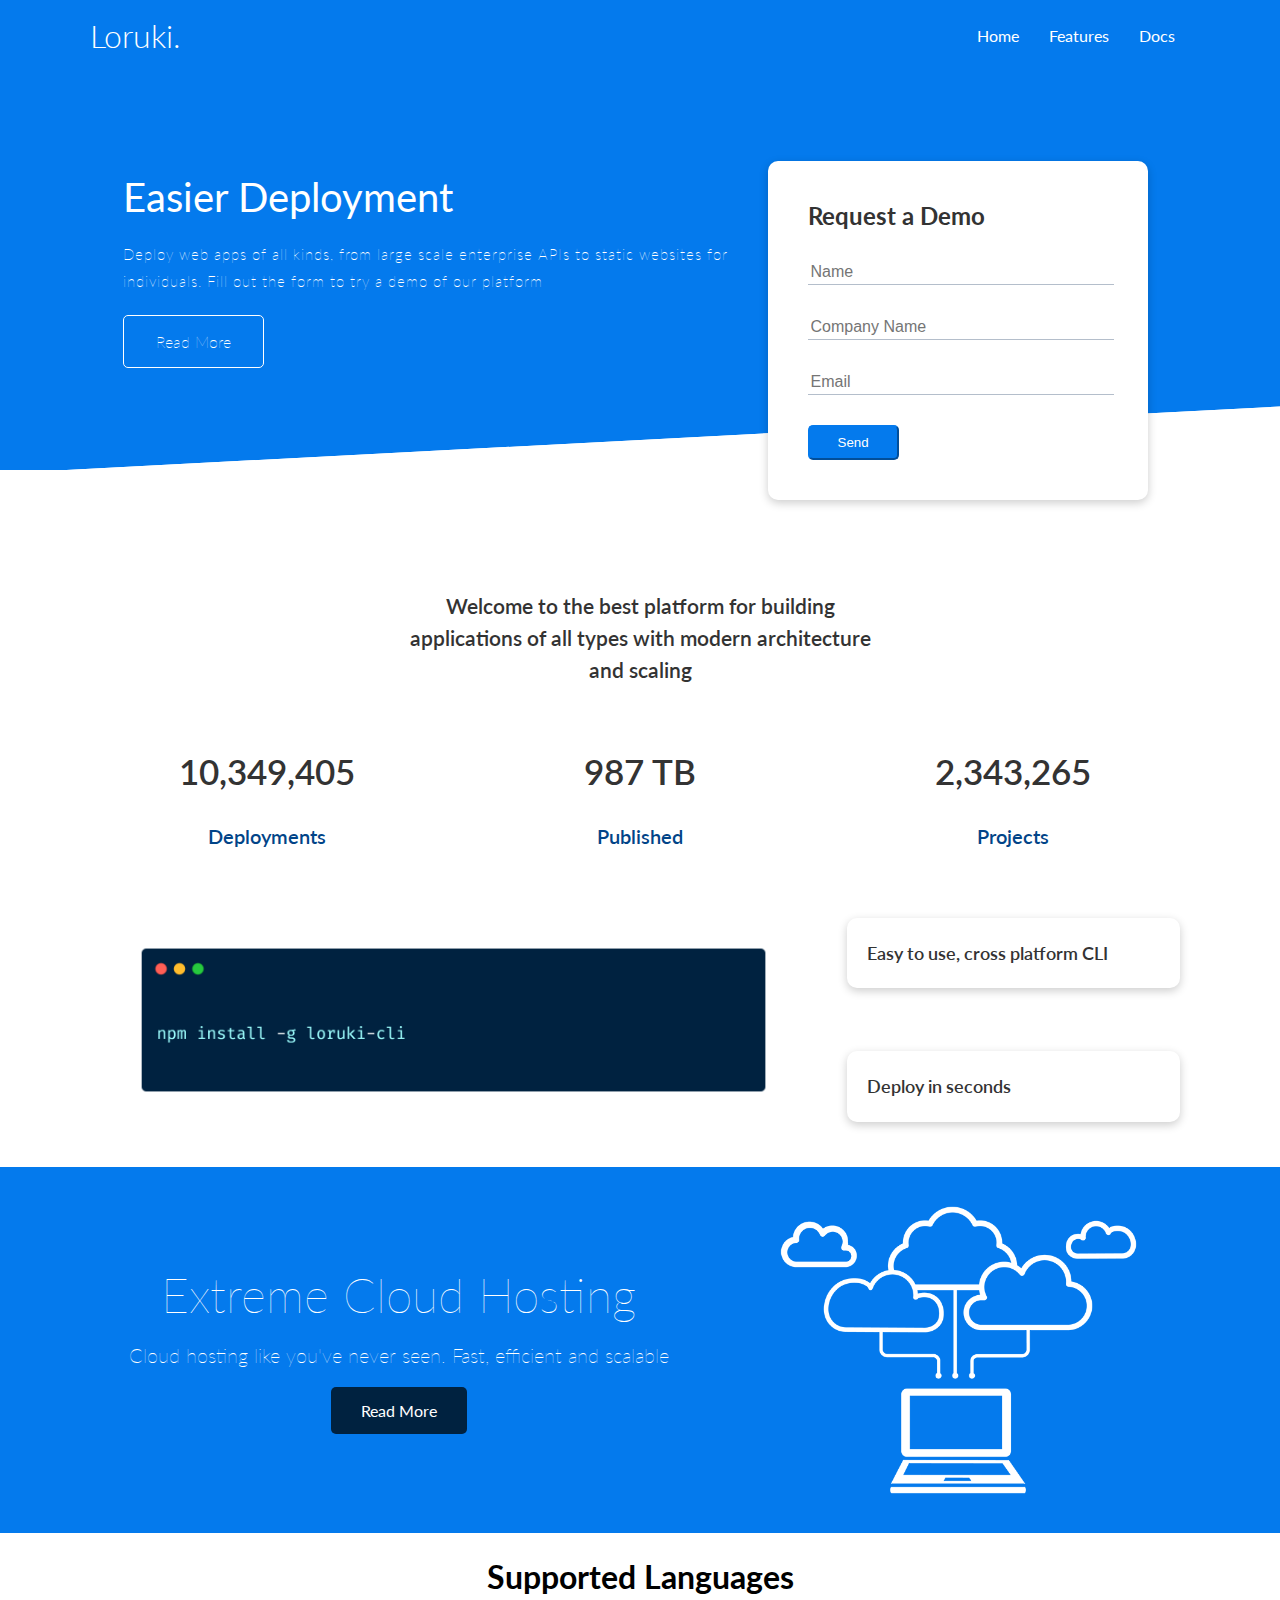
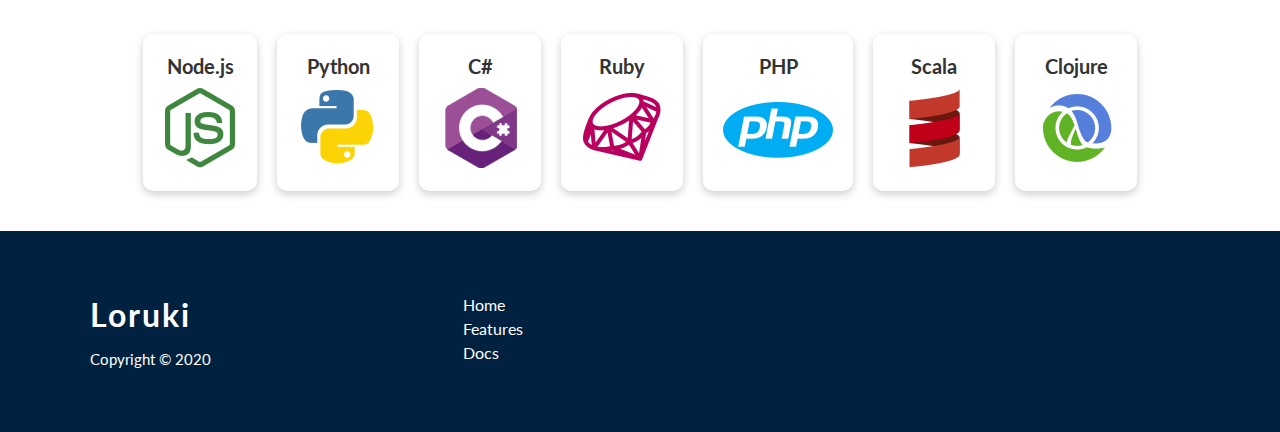
<file: index.html>
<!-- https://www.youtube.com/watch?v=p0bGHP-PXD4 -->
<!DOCTYPE html>
<html lang="en">

<head>
    <meta charset="UTF-8">
    <meta name="viewport" content="width=device-width, initial-scale=1.0">
    <link rel="stylesheet" href="https://use.fontawesome.com/releases/v5.15.3/css/all.css"
        integrity="sha384-SZXxX4whJ79/gErwcOYf+zWLeJdY/qpuqC4cAa9rOGUstPomtqpuNWT9wdPEn2fk" crossorigin="anonymous">
    <link rel="stylesheet" href="Assets/Stylesheets/style.css">
    <title>Loruki</title>
</head>

<body>
    <!-- ======= Navbar ======= -->
    <div class="navbar">
        <div class="container">
            <h1 class="logo">Loruki.</h1>
            <nav>
                <ul>
                    <li><a href="index.html">Home</a></li>
                    <li><a href="features.html">Features</a></li>
                    <li><a href="docs.html">Docs</a></li>
                </ul>
            </nav>
        </div>
    </div>
    <!-- ======= Navbar End ======= -->

    <!-- ======= Landing ======= -->
    <section class="landing">
        <div class="container">
            <div class="text">
                <h1>Easier Deployment</h1>
                <p>Deploy web apps of all kinds, from large scale enterprise APIs to static websites for individuals.
                    Fill out the form to try a demo of our platform</p>
                <a class="readmorebtn" href="features.html">Read More</a>
            </div>

            <div class="form-card">
                <h2>Request a Demo</h2>
                <form>
                    <div class="form-control">
                        <input type="text" name="name" placeholder="Name" required>
                    </div>
                    <div class="form-control">
                        <input type="text" name="companyname" placeholder="Company Name" required>
                    </div>
                    <div class="form-control">
                        <input type="email" name="email" placeholder="Email" required>
                    </div>
                    <input type="submit" name="sendbutton" value="Send" class="submitbtn">
                </form>
            </div>
        </div>
    </section>
    <!-- ======= Landing End ======= -->

    <!-- ======= Maintext ======= -->
    <section class="maintext">
        <div class="container">
            <h3 class="maintext-heading">
                Welcome to the best platform for building applications of all types with modern architecture and scaling
            </h3>

            <div class="maintext-grid ">
                <div>
                    <i class="fas fa-server fa-3x"></i>
                    <h3>10,349,405</h3>
                    <p>Deployments</p>
                </div>
                <div>
                    <i class="fas fa-upload fa-3x"></i>
                    <h3>987 TB</h3>
                    <p>Published</p>
                </div>
                <div>
                    <i class="fas fa-project-diagram fa-3x"></i>
                    <h3>2,343,265</h3>
                    <p>Projects</p>
                </div>
            </div>
        </div>
    </section>
    <!-- ======= Maintext End ======= -->

    <!-- ======= Lorukicli section ======= -->
    <section class="lorukicli">
        <div class="container">
            <img src="Assets/Images/cli.png" alt="">
            <div class="card">
                <h4>Easy to use, cross platform CLI</h4>
            </div>
            <div class="card">
                <h4>Deploy in seconds</h4>
            </div>
        </div>
    </section>
    <!-- ======= Lorukicli section End ======= -->

    <!-- ======= Banner ======= -->
    <section class="banner">
        <div class="container">
            <div class="text">
                <h2>Extreme Cloud Hosting</h2>
                <p>Cloud hosting like you've never seen. Fast, efficient and scalable</p>
                <a href="features.html">Read More</a>
            </div>
            <img src="Assets/Images/cloud.png" alt="">
        </div>
    </section>
    <!-- ======= Banner End ======= -->

    <!-- ======= Languages ======= -->
    <section class="languages">
        <h2>
            Supported Languages
        </h2>
        <div class="container">
            <div class="card">
                <h4>Node.js</h4>
                <img src="Assets/Images/Logos/node.png" alt="">
            </div>
            <div class="card">
                <h4>Python</h4>
                <img src="Assets/Images/Logos/python.png" alt="">
            </div>
            <div class="card">
                <h4>C#</h4>
                <img src="Assets/Images/Logos/csharp.png" alt="">
            </div>
            <div class="card">
                <h4>Ruby</h4>
                <img src="Assets/Images/Logos/ruby.png" alt="">
            </div>
            <div class="card">
                <h4>PHP</h4>
                <img src="Assets/Images/Logos/php.png" alt="">
            </div>
            <div class="card">
                <h4>Scala</h4>
                <img src="Assets/Images/Logos/scala.png" alt="">
            </div>
            <div class="card">
                <h4>Clojure</h4>
                <img src="Assets/Images/Logos/clojure.png" alt="">
            </div>
        </div>
    </section>
    <!-- ======= Languages End ======= -->

    <!-- ======= Footer ======= -->
    <footer class="footer">
        <div class="container">
            <div>
                <h1>Loruki</h1>
                <p>Copyright &copy; 2020</p>
            </div>
            <nav>
                <ul>
                    <li><a href="index.html">Home</a></li>
                    <li><a href="features.html">Features</a></li>
                    <li><a href="docs.html">Docs</a></li>
                </ul>
            </nav>
            <div class="social">
                <a href="#"><i class="fab fa-github fa-2x"></i></a>
                <a href="#"><i class="fab fa-facebook fa-2x"></i></a>
                <a href="#"><i class="fab fa-instagram fa-2x"></i></a>
                <a href="#"><i class="fab fa-twitter fa-2x"></i></a>
            </div>
        </div>
    </footer>
    <!-- ======= Footer End ======= -->
</body>

</html>
</file>
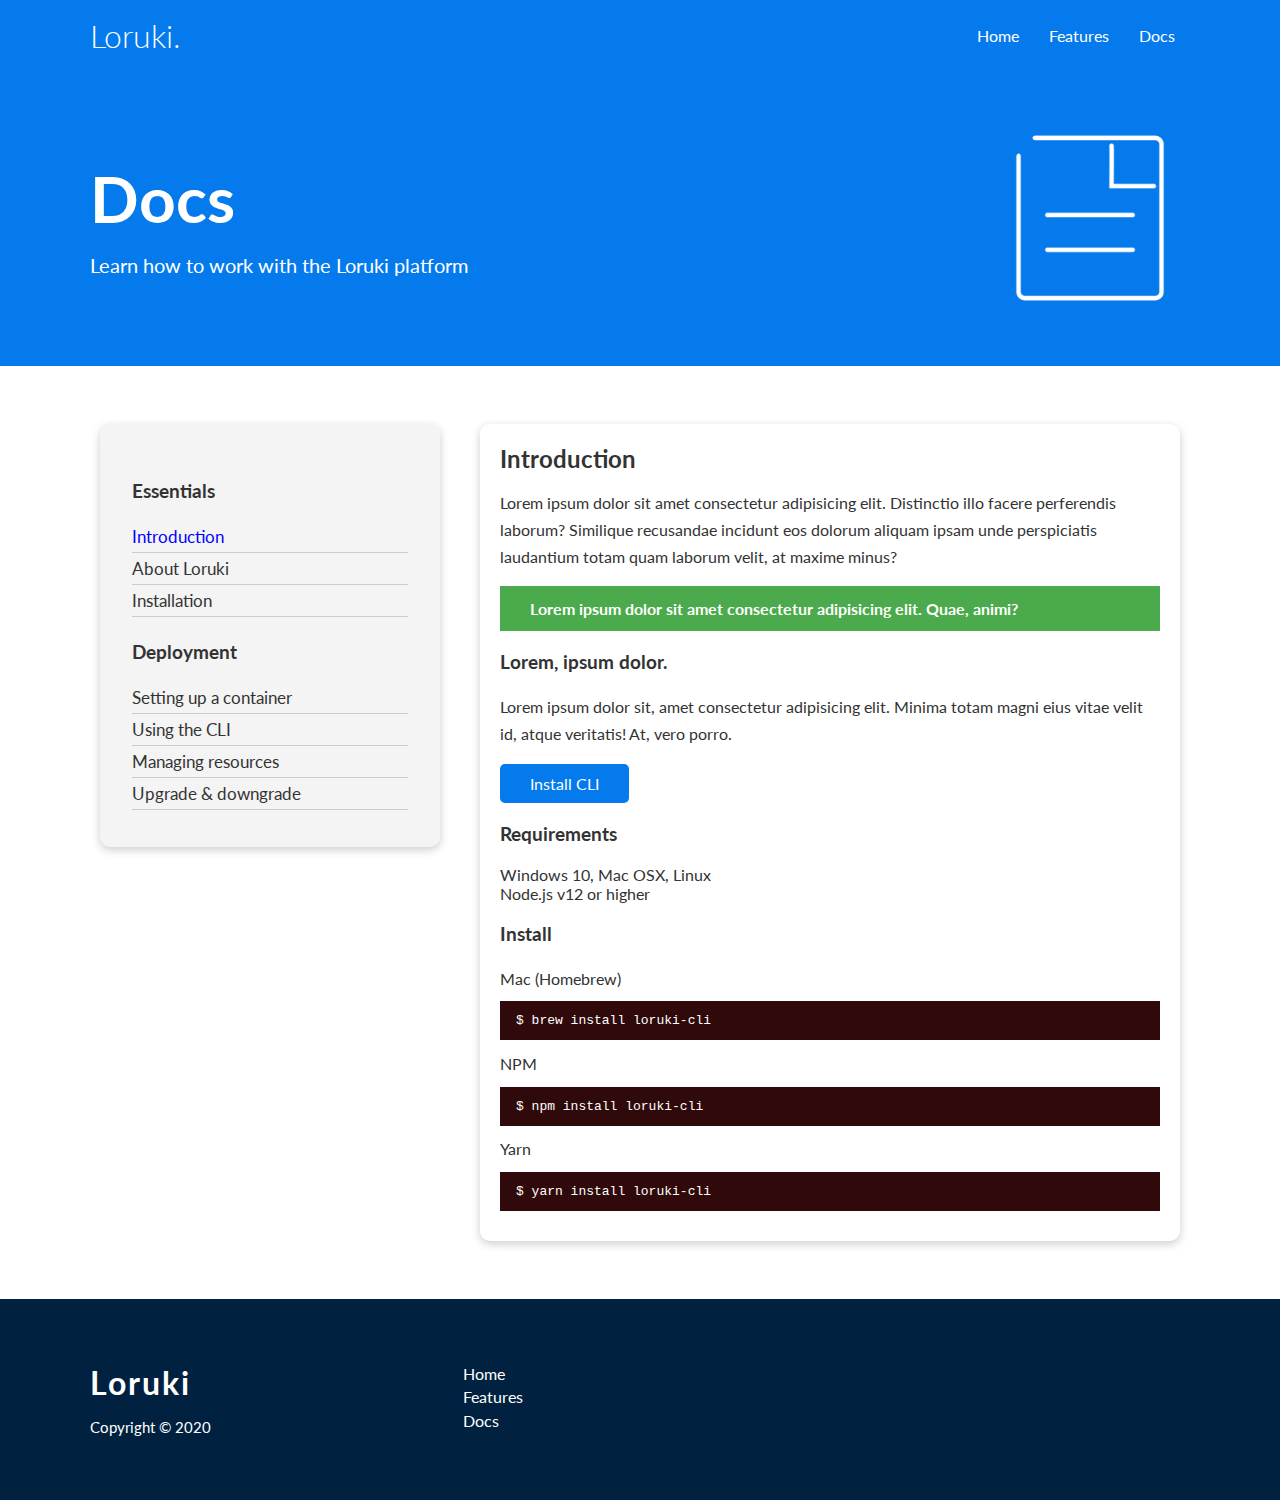
<file: docs.html>
<!DOCTYPE html>
<html lang="en">

<head>
    <meta charset="UTF-8">
    <meta name="viewport" content="width=device-width, initial-scale=1.0">
    <link rel="stylesheet" href="https://use.fontawesome.com/releases/v5.15.3/css/all.css"
        integrity="sha384-SZXxX4whJ79/gErwcOYf+zWLeJdY/qpuqC4cAa9rOGUstPomtqpuNWT9wdPEn2fk" crossorigin="anonymous">
    <link rel="stylesheet" href="Assets/Stylesheets/style.css">
    <title>Loruki</title>
</head>

<body>
    <!-- ======= Navbar ======= -->
    <div class="navbar">
        <div class="container">
            <h1 class="logo">Loruki.</h1>
            <nav>
                <ul>
                    <li><a href="index.html">Home</a></li>
                    <li><a href="features.html">Features</a></li>
                    <li><a href="docs.html">Docs</a></li>
                </ul>
            </nav>
        </div>
    </div>
    <!-- ======= Navbar End ======= -->

    <!-- ======= docslanding ======= -->
    <section class="docslanding">
        <div class="container">
            <div>
                <h1>Docs</h1>
                <p>
                    Learn how to work with the Loruki platform
                </p>
            </div>
            <img src="Assets/Images/docs.png" alt="">
        </div>
    </section>
    <!-- ======= docslanding End ======= -->

    <!-- ======= Docs main ======= -->
    <section class="docsmain">
        <div class="container">
            <div class="card cardleft">
                <h3>Essentials</h3>
                <nav class="navessential">
                    <ul>
                        <li><a class="text-primary" href="#">Introduction</a></li>
                        <li><a href="#">About Loruki</a></li>
                        <li><a href="#">Installation</a></li>
                    </ul>
                </nav>

                <h3>Deployment</h3>
                <nav class="navdeployment">
                    <ul>
                        <li><a href="#">Setting up a container</a></li>
                        <li><a href="#">Using the CLI</a></li>
                        <li><a href="#">Managing resources</a></li>
                        <li><a href="#">Upgrade & downgrade</a></li>
                    </ul>
                </nav>
            </div>
            <div class="card cardright">
                <h2>Introduction</h2>
                <p>Lorem ipsum dolor sit amet consectetur adipisicing elit. Distinctio illo facere perferendis laborum?
                    Similique recusandae incidunt eos dolorum aliquam ipsam unde perspiciatis laudantium totam quam
                    laborum velit, at maxime minus?</p>

                <div class="alertdialog">
                    <i class="fas fa-info"></i> Lorem ipsum dolor sit amet consectetur adipisicing elit. Quae, animi?
                </div>

                <h3>Lorem, ipsum dolor.</h3>
                <p>Lorem ipsum dolor sit, amet consectetur adipisicing elit. Minima totam magni eius vitae velit id,
                    atque veritatis! At, vero porro.</p>
                <a href="#" class="installbtn">Install CLI</a>

                <h3>Requirements</h3>
                <ul>
                    <li>Windows 10, Mac OSX, Linux</li>
                    <li>Node.js v12 or higher</li>
                </ul>

                <h3>Install</h3>
                <p>Mac (Homebrew)</p>
                <pre><code>$ brew install loruki-cli</code></pre>
                <p>NPM</p>
                <pre><code>$ npm install loruki-cli</code></pre>
                <p>Yarn</p>
                <pre><code>$ yarn install loruki-cli</code></pre>

            </div>
        </div>
    </section>
    <!-- ======= Docs main End ======= -->

    <!-- ======= Footer ======= -->
    <footer class="footer">
        <div class="container">
            <div>
                <h1>Loruki</h1>
                <p>Copyright &copy; 2020</p>
            </div>
            <nav>
                <ul>
                    <li><a href="index.html">Home</a></li>
                    <li><a href="features.html">Features</a></li>
                    <li><a href="docs.html">Docs</a></li>
                </ul>
            </nav>
            <div class="social">
                <a href="#"><i class="fab fa-github fa-2x"></i></a>
                <a href="#"><i class="fab fa-facebook fa-2x"></i></a>
                <a href="#"><i class="fab fa-instagram fa-2x"></i></a>
                <a href="#"><i class="fab fa-twitter fa-2x"></i></a>
            </div>
        </div>
    </footer>
    <!-- ======= Footer End ======= -->
</body>

</html>
</file>
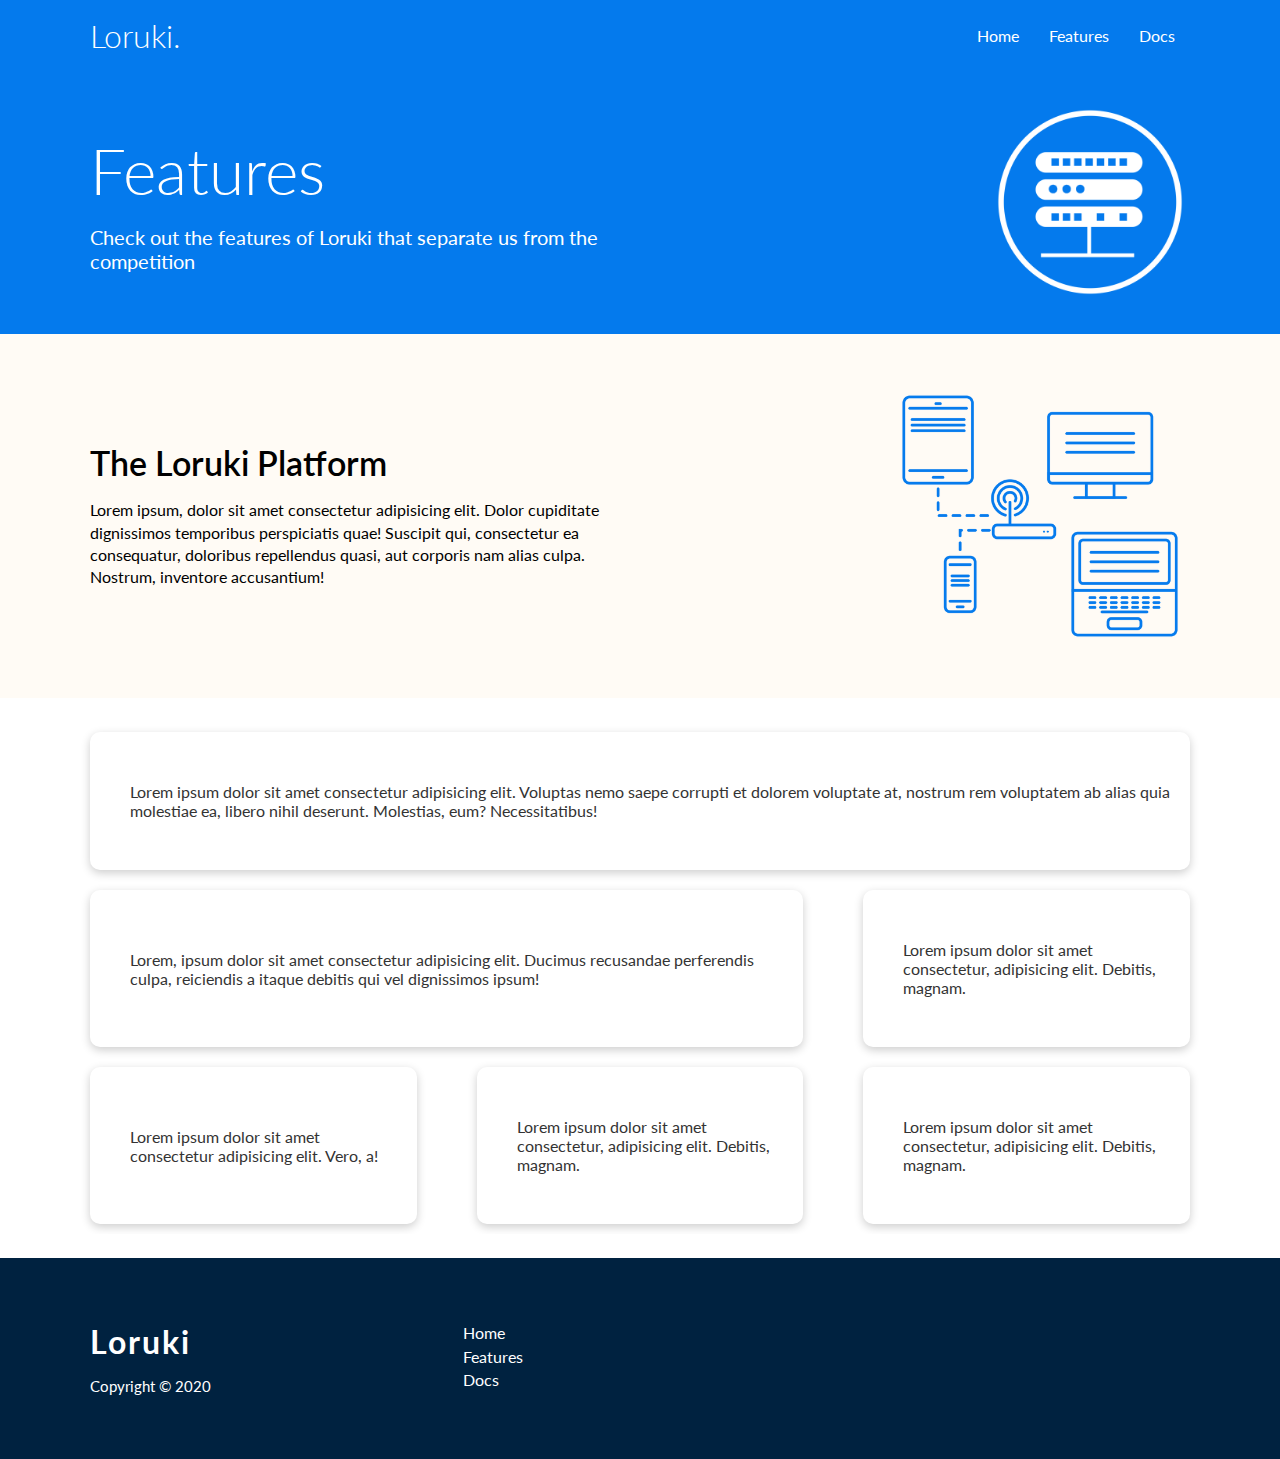
<file: features.html>
<!DOCTYPE html>
<html lang="en">

<head>
    <meta charset="UTF-8">
    <meta name="viewport" content="width=device-width, initial-scale=1.0">
    <link rel="stylesheet" href="https://use.fontawesome.com/releases/v5.15.3/css/all.css"
        integrity="sha384-SZXxX4whJ79/gErwcOYf+zWLeJdY/qpuqC4cAa9rOGUstPomtqpuNWT9wdPEn2fk" crossorigin="anonymous">
    <link rel="stylesheet" href="Assets/Stylesheets/style.css">
    <title>Loruki</title>
</head>

<body>
    <!-- ======= Navbar ======= -->
    <div class="navbar">
        <div class="container">
            <h1 class="logo">Loruki.</h1>
            <nav>
                <ul>
                    <li><a href="index.html">Home</a></li>
                    <li><a href="features.html">Features</a></li>
                    <li><a href="docs.html">Docs</a></li>
                </ul>
            </nav>
        </div>
    </div>
    <!-- ======= Navbar End ======= -->

    <!-- ======= Features landing section ======= -->
    <section class="featureslanding">
        <div class="container">
            <div>
                <h1>Features</h1>
                <p>
                    Check out the features of Loruki that separate us from the
                    competition
                </p>
            </div>
            <img src="Assets/Images/server.png" alt="">
        </div>
    </section>
    <!-- ======= Features landing section End ======= -->

    <!-- ======= Features about ======= -->
    <section class="featuresabout">
        <div class="container">
            <div>
                <h1>The Loruki Platform</h1>
                <p>
                    Lorem ipsum, dolor sit amet consectetur adipisicing elit. Dolor cupiditate dignissimos temporibus
                    perspiciatis quae! Suscipit qui, consectetur ea consequatur, doloribus repellendus quasi, aut
                    corporis nam alias culpa. Nostrum, inventore accusantium!
                </p>
            </div>
            <img src="Assets/Images/server2.png" alt="">
        </div>
    </section>
    <!-- ======= Features about End ======= -->

    <!-- ======= features Cards ======= -->
    <section class="featurescards">
        <div class="container">
            <div class="card">
                <i class="fas fa-server fa-3x"></i>
                <p>Lorem ipsum dolor sit amet consectetur adipisicing elit. Voluptas nemo saepe corrupti et dolorem
                    voluptate at, nostrum rem voluptatem ab alias quia molestiae ea, libero nihil deserunt. Molestias,
                    eum? Necessitatibus!</p>
            </div>
            <div class="card">
                <i class="fas fa-network-wired fa-3x"></i>
                <p>
                    Lorem, ipsum dolor sit amet consectetur adipisicing elit. Ducimus
                    recusandae perferendis culpa, reiciendis a itaque debitis qui vel
                    dignissimos ipsum!
                </p>
            </div>
            <div class="card">
                <i class="fas fa-laptop-code fa-3x"></i>
                <p>
                    Lorem ipsum dolor sit amet consectetur, adipisicing elit. Debitis,
                    magnam.
                </p>
            </div>
            <div class="card">
                <i class="fas fa-database fa-3x"></i>
                <p>
                    Lorem ipsum dolor sit amet consectetur adipisicing elit. Vero, a!
                </p>
            </div>
            <div class="card">
                <i class="fas fa-power-off fa-3x"></i>
                <p>
                    Lorem ipsum dolor sit amet consectetur, adipisicing elit. Debitis,
                    magnam.
                </p>
            </div>
            <div class="card">
                <i class="fas fa-upload fa-3x"></i>
                <p>
                    Lorem ipsum dolor sit amet consectetur, adipisicing elit. Debitis,
                    magnam.
                </p>
            </div>
        </div>
    </section>
    <!-- ======= features Cards End ======= -->

    <!-- ======= Footer ======= -->
    <footer class="footer">
        <div class="container">
            <div>
                <h1>Loruki</h1>
                <p>Copyright &copy; 2020</p>
            </div>
            <nav>
                <ul>
                    <li><a href="index.html">Home</a></li>
                    <li><a href="features.html">Features</a></li>
                    <li><a href="docs.html">Docs</a></li>
                </ul>
            </nav>
            <div class="social">
                <a href="#"><i class="fab fa-github fa-2x"></i></a>
                <a href="#"><i class="fab fa-facebook fa-2x"></i></a>
                <a href="#"><i class="fab fa-instagram fa-2x"></i></a>
                <a href="#"><i class="fab fa-twitter fa-2x"></i></a>
            </div>
        </div>
    </footer>
    <!-- ======= Footer End ======= -->
</body>

</html>
</file>
<file: Assets/Stylesheets/style.css>
@import url('https://fonts.googleapis.com/css2?family=Lato:wght@300&display=swap');

* {
  margin: 0;
  padding: 0;
}

body {
  font-family: 'Lato', sans-serif;
}

/* ======= Navbar ======= */
.navbar {
  background-color: #047aed;
  height: 70px;
}

.navbar .container {
  max-width: 1100px;
  display: flex;
  height: 100%;
  justify-content: space-between;
  align-items: center;
  margin: 0 auto;
  padding: 0 40px;
}

.logo {
  color: white;
  font-weight: 300;
}

.navbar nav ul{
  display: inline-flex;
}

.navbar nav ul{
  list-style-type: none;
}

.navbar nav ul li{
  display: list-item;
}

.navbar nav ul li a:hover{
  border-bottom: 2px solid #fff;
}

.navbar nav ul li a{
  text-decoration: none;
  color: #fff;
  padding: 10px;
  margin: 0 5px;
}
/* ======= Navbar-End ======= */

/* ======= Landing ======= */
.landing {
  height: 400px;
  background-color: #047aed;
  color: #fff;
  position: relative;
}

.landing::before,
.landing::after {
  content: '';
  position: absolute;
  height: 100px;
  bottom: -70px;
  right: 0;
  left: 0;
  background: #fff;
  transform: skewY(-3deg);
}

.landing .container{
  max-width: 1100px;
  margin: 0 auto;
  overflow: visible;
  padding: 0 40px;
  display: grid;
  grid-template-columns: 55% auto;
  gap: 30px;
  justify-content: center;
  align-items: center;
  height: 100%;
}

.landing .container .text {
  animation: slidefromlefttoright 1.2s;  
}

@keyframes slidefromlefttoright {  
  0% {
    transform: translateX(-100%);
  }

  100% {
    transform: translateX(0);
  }  
}

.landing .container .text h1 {
  font-weight: 400;
  font-size: 40px;
}

.landing .container .text p {
  font-weight: 100;
  font-size: 15px;
  margin: 20px 0;
  line-height: 3ch;
  letter-spacing: 1px;
}

.landing .container .text a{
  padding: 16px 32px;
  text-decoration: none;
  color: white;
  font-weight:lighter;
}

.landing .container .text .readmorebtn{
  display: flex;
  width: max-content;
  border: 1px solid #fff;
  border-radius: 5px;
  transition: .2s ease-in-out;
}

.landing .container .text a:hover {
  transform: scale(1.05);
}

.landing .container .form-card{
  background-color: #fff;
  color: #333;
  border-radius: 10px;
  box-shadow: 0 3px 10px rgba(0, 0, 0, 0.2);
  padding: 20px;
  margin: 10px;
  position: relative;
  top: 60px;
  width: 300px;
  padding: 40px;
  z-index: 100;
  justify-self: flex-end;
}

.landing .container .form-card {
  animation: slidefromrighttoleft 1.2s;
}

@keyframes slidefromrighttoleft {  
  0% {
    transform: translateX(100%);
  }

  100% {
    transform: translateX(0);
  }  
}

.landing .container .form-card .form-control {
  margin: 30px 0;
}

.landing .container .form-card input[type='text'],
.landing .container .form-card input[type='email'] {
  border: 0;
  border-bottom: 1px solid #b4becb;
  width: 100%;
  padding: 3px;
  font-size: 16px;
}
.landing .container .form-card .submitbtn{
  border-radius: 5px;
  border-color: #047aed;
  box-shadow: none;
  background-color: #047aed;
  color: white;
  padding: 8px 28px;
}

.landing .container .form-card input:focus {
  outline: none;
}
/* ======= Landing-End ======= */

/* ======= Maintext ======= */

.maintext {
  padding-top: 120px;
}

.maintext {
  animation: slidefrombottomtotop 1.2s;
}
@keyframes  slidefrombottomtotop{
  0% {
    transform: translatey(100%);
  }

  100% {
    transform: translatey(0);
  }    
}

.maintext .container {
  max-width: 1100px;
  margin: 0 auto;
  overflow: auto;
  padding: 0 40px;
}

.maintext .container .maintext-heading {
  margin: 1rem 0;
  text-align: center;
  max-width: 500px;
  margin: auto;
  line-height: 2rem;
  font-weight: 600;
  font-size: 1.3rem;
  color: #333;
}

.maintext .container .maintext-grid {
  display: grid;
  grid-template-columns: repeat(3, 1fr);
  gap: 20px;
  text-align: center;
  justify-content: center;
  align-items: center;
  height: 100%;
  margin: 3rem 0;
  color: #333;
}

.maintext .container .maintext-grid h3 {
  font-size: 35px;
  font-weight: 600;
  margin-top: 1rem;
}

.maintext .container .maintext-grid p {
  margin-top: 2rem;
  color: #014488;
  font-weight: 600;
  font-size: 20px;
}

/* ======= Maintext-End ======= */

/* ======= Lorukicli section ======= */

.lorukicli .container{
  display: grid;
  grid-template-columns: repeat(3, 1fr);
  grid-template-rows: repeat(2, 1fr);
  gap: 20px;
  max-width: 1100px;
  margin: 0 auto;
  overflow: auto;
  padding: 0 40px;
  justify-content: center;
  align-items: center;
  height: 100%;  
}

.lorukicli .container > *:first-child {
  grid-column: 1 / span 2;
  grid-row: 1 / span 2;
}

.lorukicli .container img {
  width: 100%;
}

.lorukicli .container .card {
  background-color: #fff;
  color: #333;
  border-radius: 10px;
  box-shadow: 0 3px 10px rgba(0, 0, 0, 0.2);
  padding: 20px;
  margin: 10px;
}

.lorukicli .container .card h4 {
  color: #333;
  font-weight: 600;
  font-size: large;
  line-height: 1.9rem;
}
/* ======= Lorukicli section-End ======= */

/* ======= Banner ======= */

.banner {
  background-color: #047aed;
  margin:  1.5rem 0;
  padding: 1.5rem 0;
}

.banner .container {
  max-width: 1100px;
  margin: 0 auto;
  overflow: auto;
  padding: 0 40px;
  display: grid;
  grid-template-columns: 4fr 3fr;
  gap: 20px;
  justify-content: center;
  align-items: center;
  height: 100%;
}

.banner .container .text {
  text-align: center;
  color: #fff;
}

.banner .container .text h2 {
  font-size: 3rem;
  font-weight: lighter;
  margin-bottom: 1rem;
}

.banner .container .text p {
  font-size: 20px;
  font-weight: lighter;
  line-height: 2rem;
  margin-bottom: 1rem;
}

.banner .container .text a {
  color: #fff;
  text-decoration: none;
  display: inline-block;
  padding: 14px 30px;
  cursor: pointer;
  background-color: #002240;
  color: #fff;
  border: none;
  border-radius: 5px;
}

.banner .container img {
  width: 100%;
}

/* ======= Banner-End ======= */

/* ======= Language Tray ======= */

.languages h2 {
  font-size: 2rem;
  text-align: center;
  margin: 1.2rem 0;
}

.languages .container {
  max-width: 1100px;
  margin: 0 auto;
  overflow: auto;
  padding: 0 40px;
  display: flex;
  flex-wrap: wrap;
  justify-content: center;
  align-items: center;
  height: 100%;
}

.languages .card {  
  margin: 18px 10px 40px;
  padding: 20px;
  text-align: center;
  background-color: #fff;  
  color: #333;
  border-radius: 10px;
  box-shadow: 0 3px 8px rgba(0, 0, 0, 0.2);
  transition: transform 0.2s ease-in;  
}

.languages .card h4 {
  font-size: 20px;
  margin-bottom: 10px;
}

.languages .card:hover {
  transform: translateY(-14px) scale(1.1);
}

/* ======= Language Tray-End ======= */

/* ------- Features page -------
----------------------------- */

/* ======= features landing section ======= */

.featureslanding {
  background-color: #047aed;  
  padding: 2rem 0;
}

.featureslanding .container {
  max-width: 1100px;
  margin: 0 auto;
  overflow: auto;
  padding: 0 40px;
  display: grid;
  grid-template-columns: repeat(2, 1fr);
  gap: 20px;
  justify-content: center;
  align-items: center;
  height: 100%;
  color: #fff;
}

.featureslanding .container h1 {
  font-size: 4rem;
  font-weight: 300;
  margin-bottom: 1rem;
}

.featureslanding .container p {
  font-size: 20px;
}

.featureslanding .container img {
  width: 200px;
  justify-self: flex-end;
}

/* ======= features landing section End ======= */

/* ======= features about ======= */

.featuresabout {
  background-color: rgb(255, 251, 245);
  padding: 2rem 0;
}

.featuresabout .container {
  max-width: 1100px;
  margin: 0 auto;
  overflow: auto;
  padding: 0 40px;
  display: grid;
  grid-template-columns: repeat(2, 1fr);
  gap: 20px;
  justify-content: center;
  align-items: center;
  height: 100%;
}

.featuresabout .container h1 {
  font-size: 2.1rem;
  font-weight: 600;
  margin-bottom: 1rem;
}

.featuresabout .container p {
  line-height: 1.4rem;
}

.featuresabout .container img {
  width: 300px;
  justify-self: flex-end;
}

/* ======= features about End ======= */

/* ======= features cards ======= */

.featurescards {
  margin: 1.5rem 0;
}

.featurescards .container {
  max-width: 1100px;
  margin: 0 auto;
  overflow: auto;
  padding: 0 40px;
  display: grid;
  grid-template-columns: repeat(3, 1fr);
  gap: 60px;
  justify-content: center;
  align-items: center;
  height: 100%;
}

.featurescards .container .card {
  display: flex;
  padding: 20px;
  margin: 10px 0 10px 0;
  justify-content: center;
  align-items: center;
  height: 100%;
  background-color: #fff;
  color: #333;
  border-radius: 10px;
  box-shadow: 0 3px 10px rgba(0, 0, 0, 0.2);  
}

.featurescards .container .card > i {
  margin-right: 20px;
}

.featurescards .container {  
  padding: 30px;
}

.featurescards .container > *:first-child {
  grid-column: 1 / span 3;
}

.featurescards .container > *:nth-child(2) {
  grid-column: 1 / span 2;
}

/* ======= features cards End ======= */

/* ------ Features page End -------
-------------------------------- */

/* ------ Docs page -------
------------------------ */

/* ======= Docs landing ======= */

.docslanding {
  padding: 3rem 0;
  background-color: #047aed;
}

.docslanding .container {
  display: grid;
  grid-template-columns: repeat(2, 1fr);
  gap: 20px;
  max-width: 1100px;
  margin: 0 auto;
  overflow: auto;
  padding: 0 40px;
  justify-content: center;
  align-items: center;
  height: 100%;
  color: #fff;
}

.docslanding .container h1 {
  font-size: 4rem;
  margin-bottom: 1rem;
}

.docslanding .container p {
  font-size: 20px;
}

.docslanding .container img {
  width: 200px;
  justify-self: flex-end;
}

/* ======= Docs landing End ======= */

/* ======= Docs main ======= */

.docsmain {
  margin: 3rem 0;
}

.docsmain h3 {
  margin: 20px 0;
}

.docsmain ul {
  list-style-type: none;
}

.docsmain nav li {
  font-size: 17px;
  padding-bottom: 5px;
  margin-bottom: 5px;
  border-bottom: 1px #ccc solid;
}

.docsmain a:hover {
  font-weight: bold;
}

.docsmain .container {
  max-width: 1100px;
  margin: 0 auto;
  overflow: auto;
  padding: 0 40px;
  display: grid;
  grid-template-columns: 1fr 2fr;
  gap: 20px;
  justify-content: center;
  align-items: flex-start;
  height: 100%;
}

.docsmain .container .card {
  background-color: #fff;
  color: #333;
  border-radius: 10px;
  box-shadow: 0 3px 10px rgba(0, 0, 0, 0.2);
  padding: 20px;
  margin: 10px;
}

.docsmain .container .cardleft {
  background-color: #f4f4f4;
  padding: 2rem;
}

.docsmain .container .cardleft a {
  text-decoration: none;
  color: #333;
}
.docsmain .container .cardleft .navessential ul li:first-child a{
  color: blue;
}

.docsmain .container .cardleft h3 {
  margin: 1.5rem 0;
}

.docsmain .container .cardright {}

.docsmain .container .cardright h2 {
  margin-bottom: 1rem;
}

.docsmain .container .cardright p {
  line-height: 1.7rem;
}

.docsmain .container .cardright .alertdialog {
  background-color: rgb(75, 170, 75);
  padding: 10px 20px;
  font-weight: bold;
  margin: 15px 0;
  color: #fff;
  line-height: 1.6rem;
}

.docsmain .container .cardright .alertdialog i {
margin-right: 10px;
}

.docsmain .container .cardright .installbtn {
  background-color: #047aed;
  text-decoration: none;
  display: inline-block;
  padding: 10px 30px;
  cursor: pointer;
  color: #fff;
  border: none;
  border-radius: 5px;
  margin-top: 1rem;
}

.docsmain .container .cardright pre {
  background-color: rgb(48, 10, 10);
  color: #fff;
  padding: 12px 16px;
  margin: 0.6rem 0;
}


/* ======= Docs main End ======= */

/* ------ Docs page End -------
-------------------------------- */

/* ======= footer ======= */

.footer {
  padding: 4rem 0;
  background-color: #002240;
}

.footer .container {  
  max-width: 1100px;
  margin: 0 auto;
  overflow: auto;
  padding: 0 40px;
  display: grid;
  grid-template-columns: repeat(3, 1fr);
  gap: 20px;
  justify-content: center;
  align-items: center;
  color: #fff;
  height: 100%;
}

.footer .container h1 {
  letter-spacing: 2px;
  margin-bottom: 1rem;
}

.footer .container p {
  font-size: 15px;
}

.footer .container nav ul {
  list-style-type: none;
}

.footer .container nav ul li {
  margin-bottom: .3rem;
}

.footer .container nav ul li a {
  color: #fff;
  text-decoration: none;
}

.footer .container .social a {
  color: #fff;
  margin: 0 10px;
}

/* ======= footer-end ======= */
</file>
